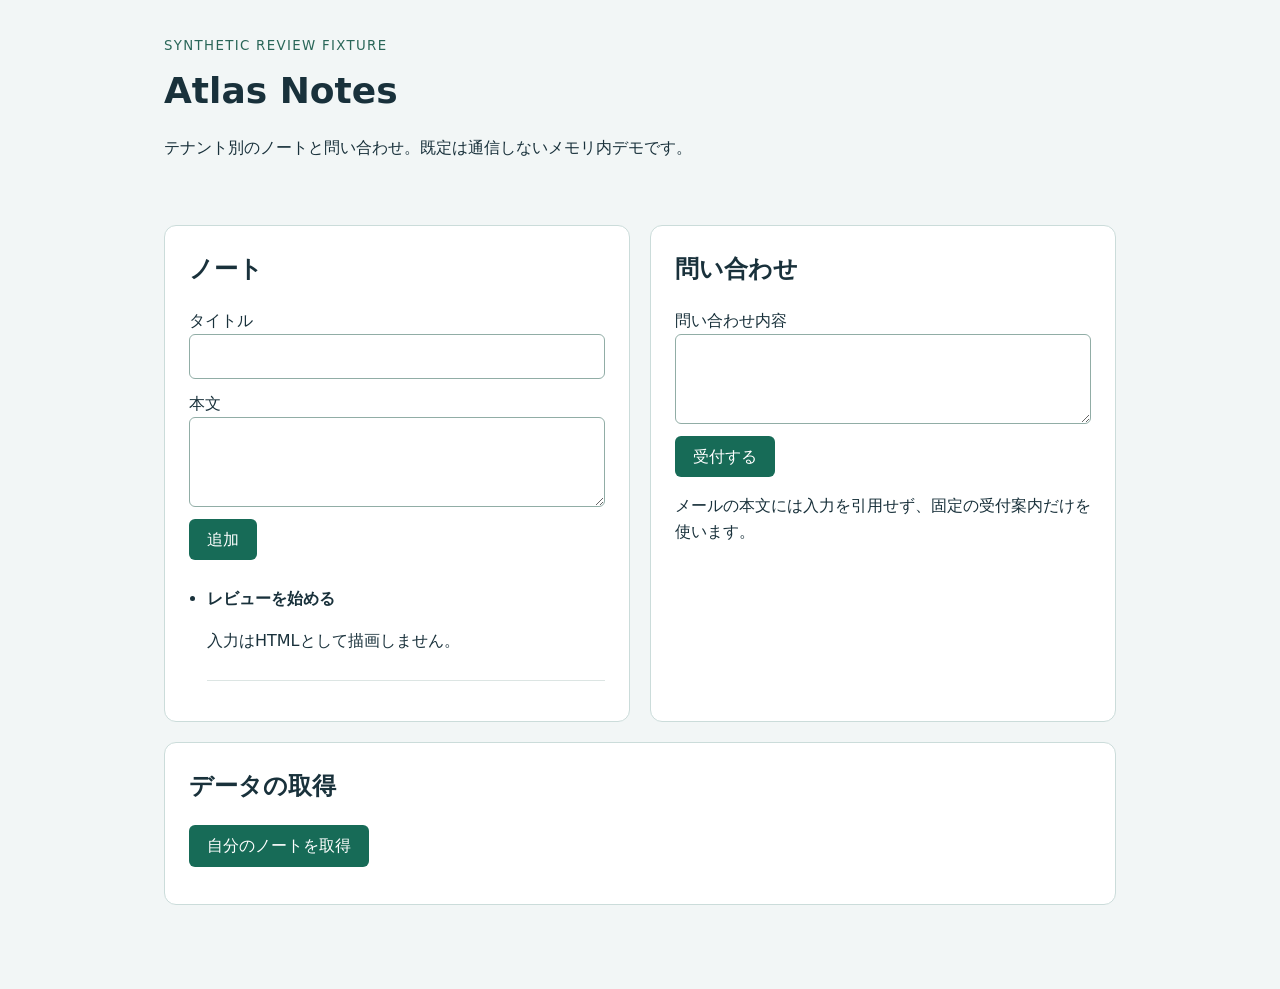
<file: examples/apps/web/index.html>
<!doctype html>
<html lang="ja">
<meta charset="utf-8">
<meta name="viewport" content="width=device-width,initial-scale=1">
<meta http-equiv="Content-Security-Policy" content="default-src 'none'; script-src 'self'; style-src 'self'; connect-src 'self' https://api.atlas.invalid; img-src 'self'; base-uri 'none'; form-action 'none'">
<title>Atlas Notes · 合成デモ</title>
<link rel="stylesheet" href="style.css">
<script src="app.js" defer></script>
<body>
<header><small>SYNTHETIC REVIEW FIXTURE</small><h1>Atlas Notes</h1><p>テナント別のノートと問い合わせ。既定は通信しないメモリ内デモです。</p></header>
<main>
<section><h2>ノート</h2><form id="note-form"><label>タイトル<input id="title" maxlength="120" required></label><label>本文<textarea id="body" maxlength="4000"></textarea></label><button>追加</button></form><ul id="notes"></ul></section>
<section><h2>問い合わせ</h2><form id="contact-form"><label>問い合わせ内容<textarea id="inquiry" maxlength="4000" required></textarea></label><button>受付する</button></form><p id="receipt" role="status" aria-live="polite"></p><p>メールの本文には入力を引用せず、固定の受付案内だけを使います。</p></section>
<section><h2>データの取得</h2><button id="export">自分のノートを取得</button><pre id="result" aria-live="polite"></pre></section>
<p id="error" role="alert"></p>
</main>
</body></html>
</file>
<file: examples/apps/web/style.css>
:root{font-family:system-ui,sans-serif;color:#19313b;background:#f2f6f6;line-height:1.6}*{box-sizing:border-box}header,main{max-width:1000px;margin:auto;padding:24px}header small{color:#296658;letter-spacing:.1em}h1{font-size:36px;margin:4px 0}main{display:grid;gap:20px;grid-template-columns:1fr 1fr}section{background:white;border:1px solid #cbdcda;border-radius:12px;padding:24px;min-width:0}section:last-of-type{grid-column:1/-1}h2{margin-top:0}label{display:block;margin-bottom:12px}input,textarea,button{font:inherit;border-radius:6px;max-width:100%}input,textarea{display:block;width:100%;padding:9px;border:1px solid #91ada6}textarea{min-height:90px}button{padding:8px 18px;background:#176b57;color:white;border:0;cursor:pointer}li{padding:10px 0;border-bottom:1px solid #dce5e3}ul{padding-left:18px}pre{white-space:pre-wrap;overflow-wrap:anywhere}#error{color:#a02030}@media(max-width:700px){main{grid-template-columns:1fr}header,main{padding:16px}}
</file>
